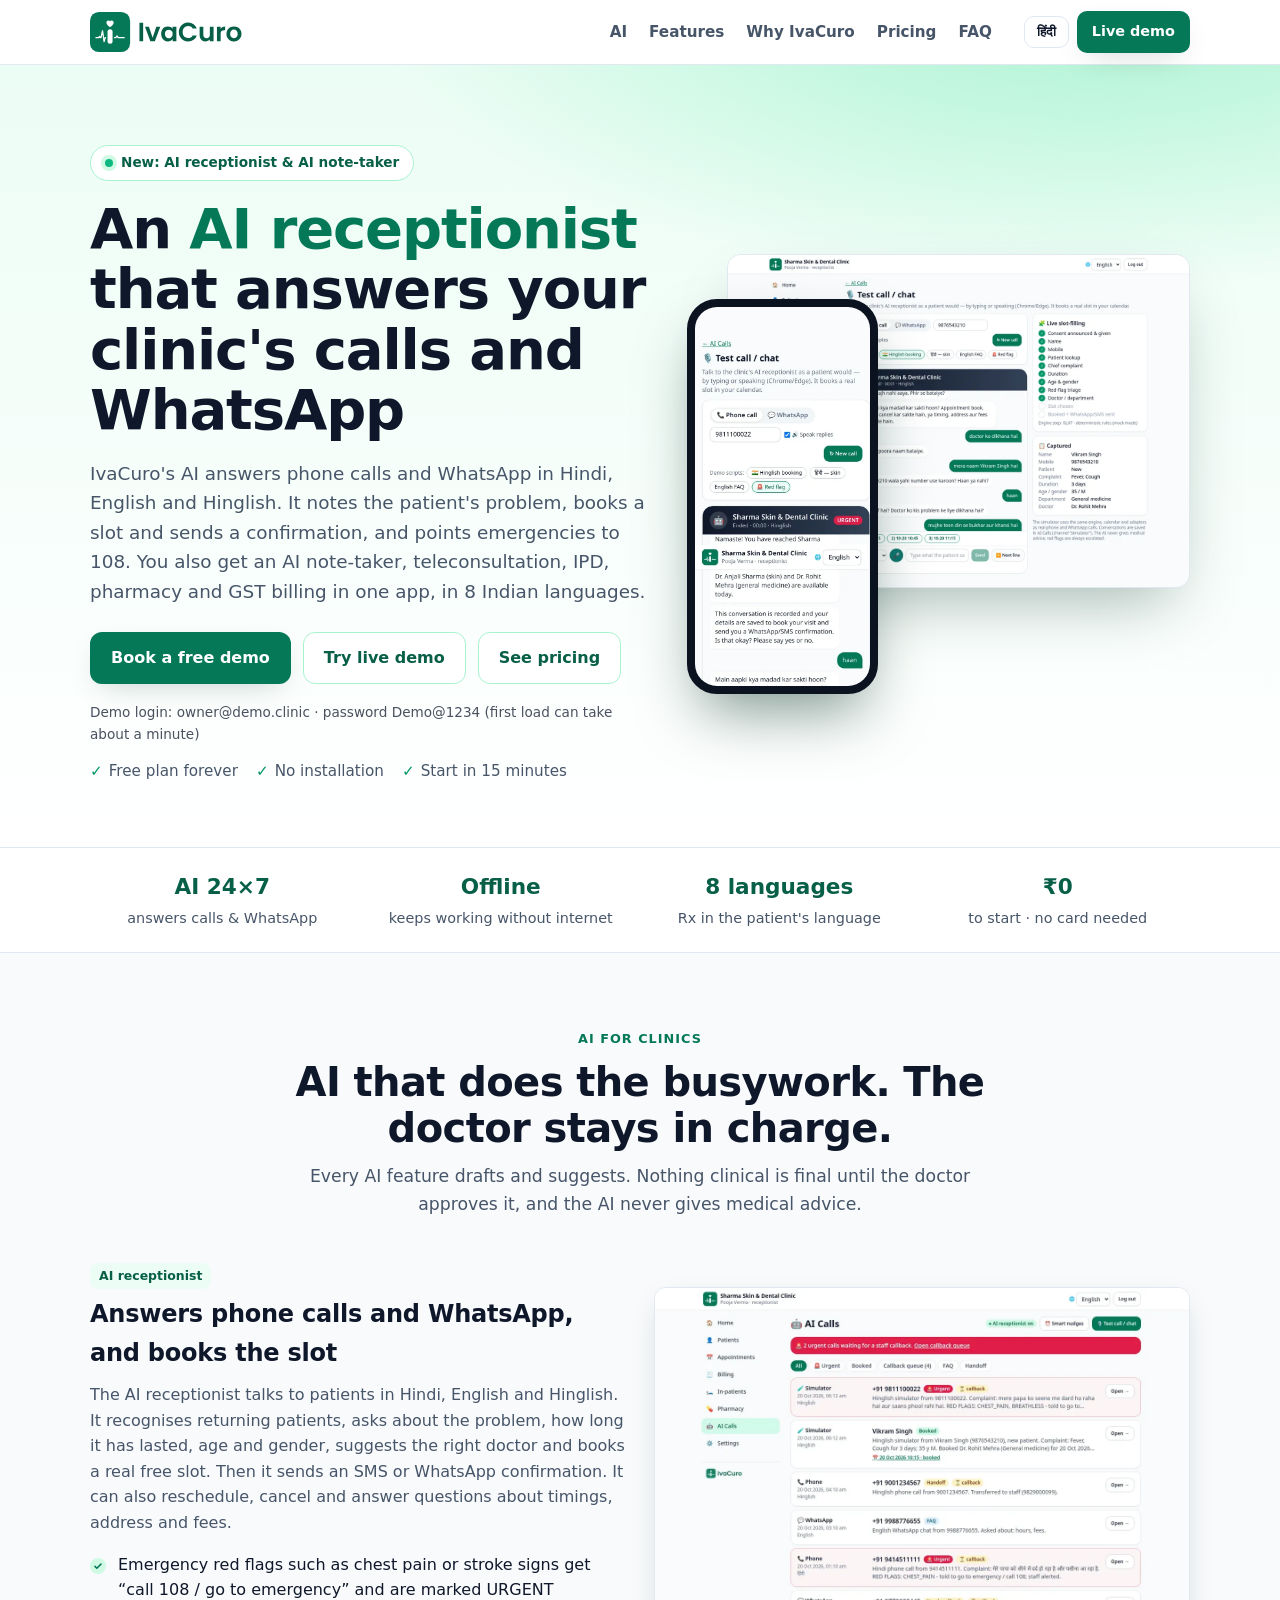
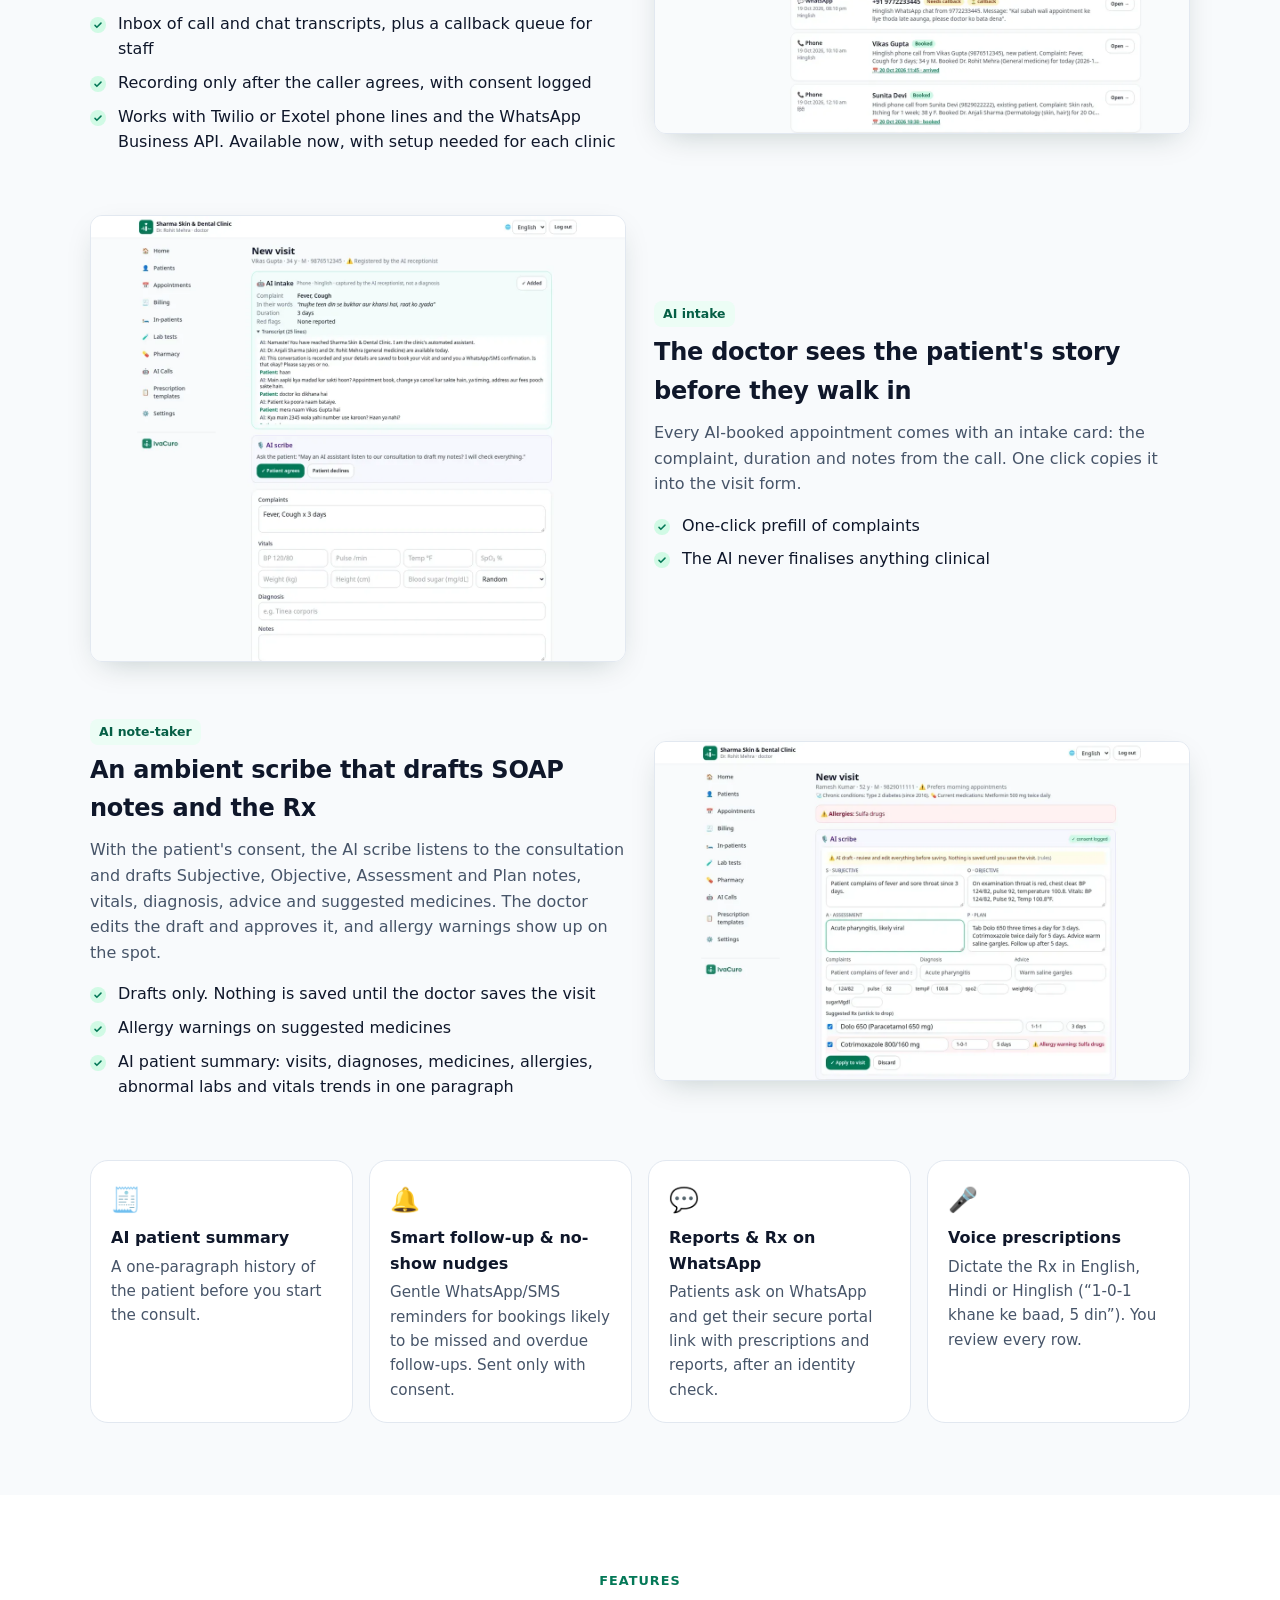
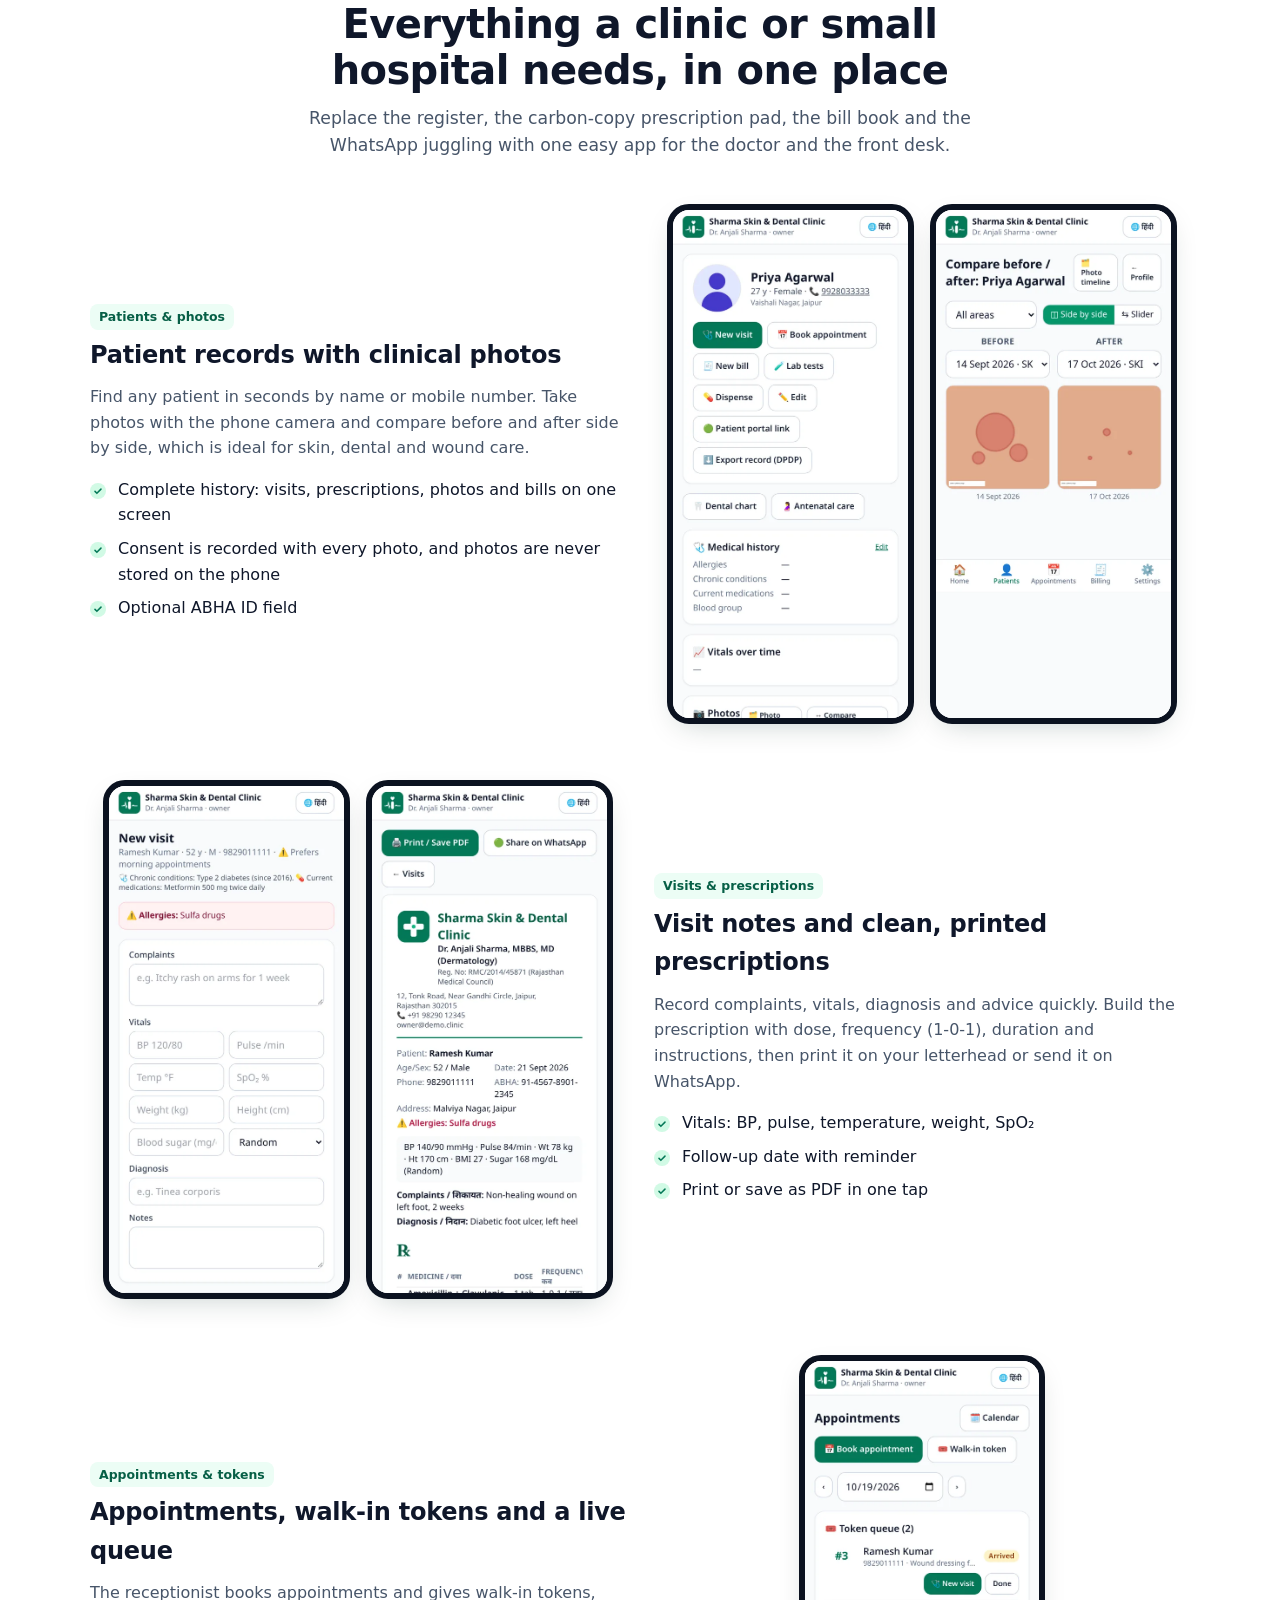
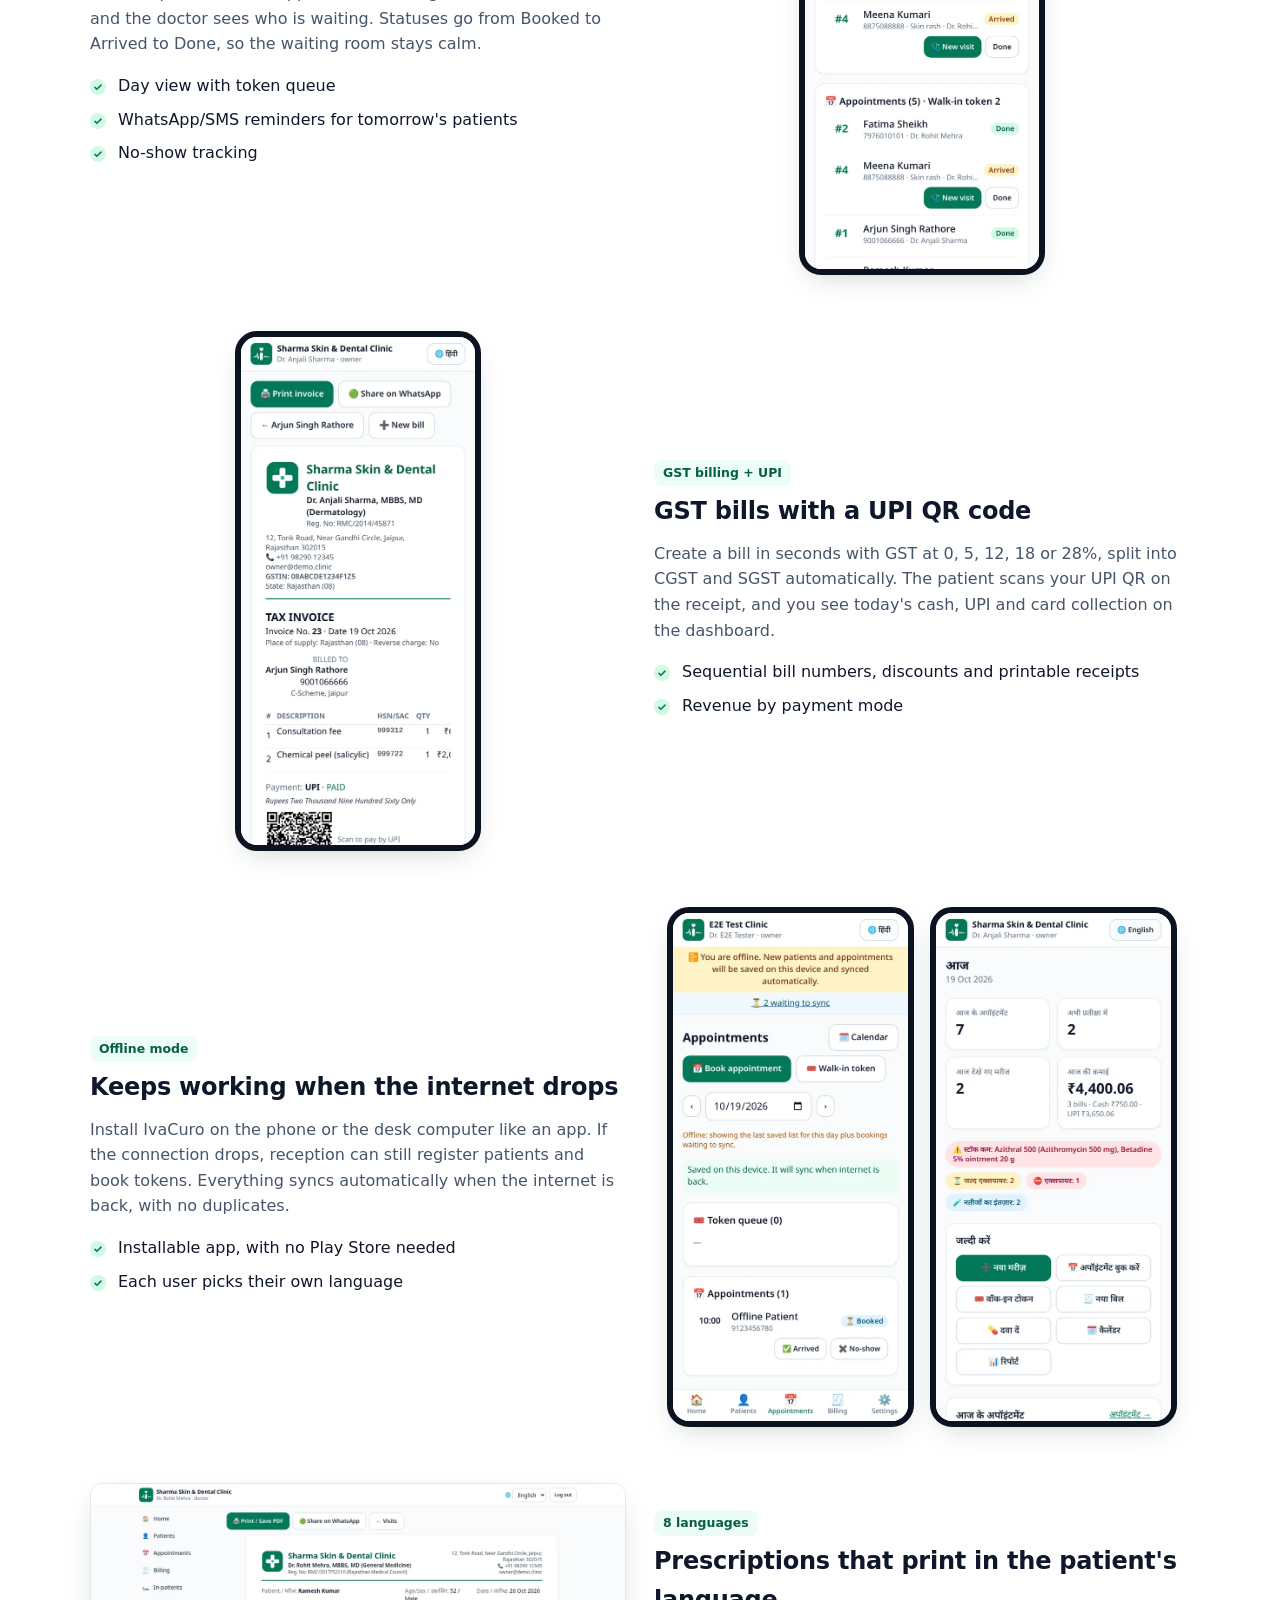
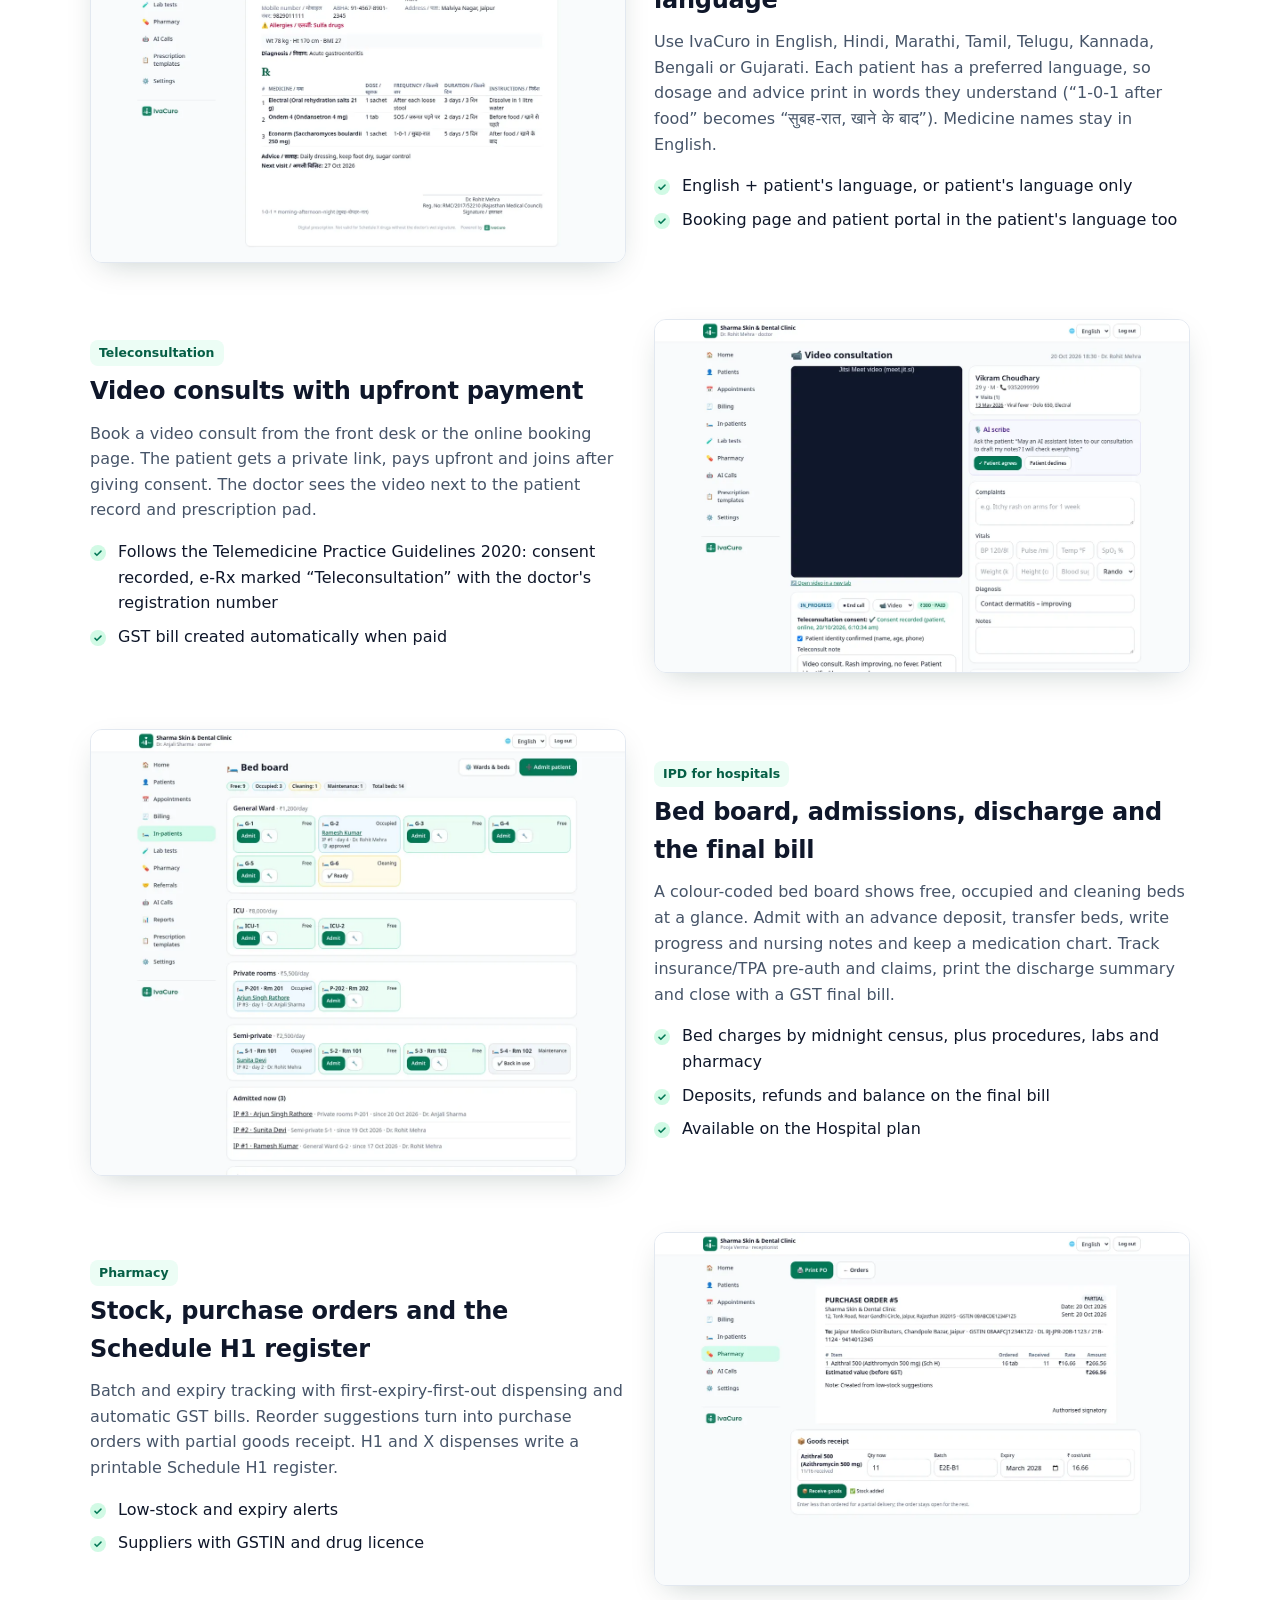
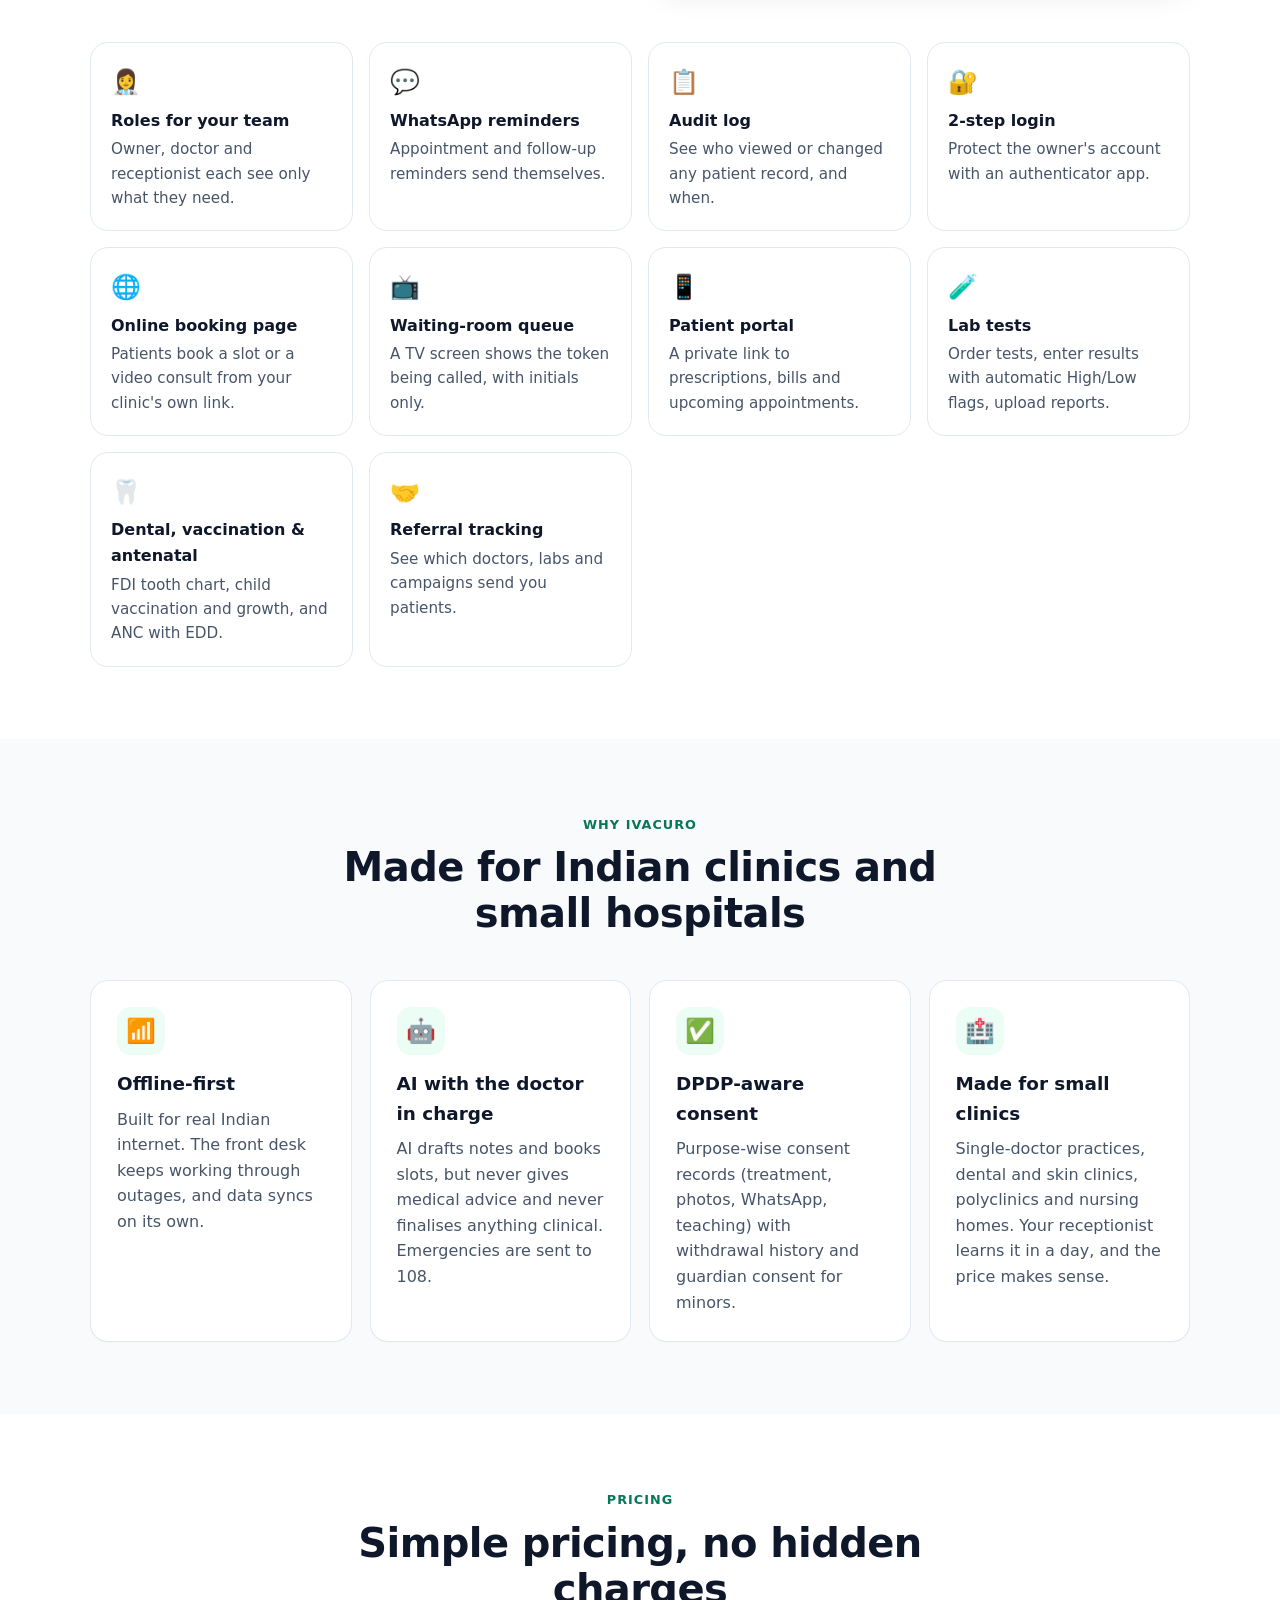
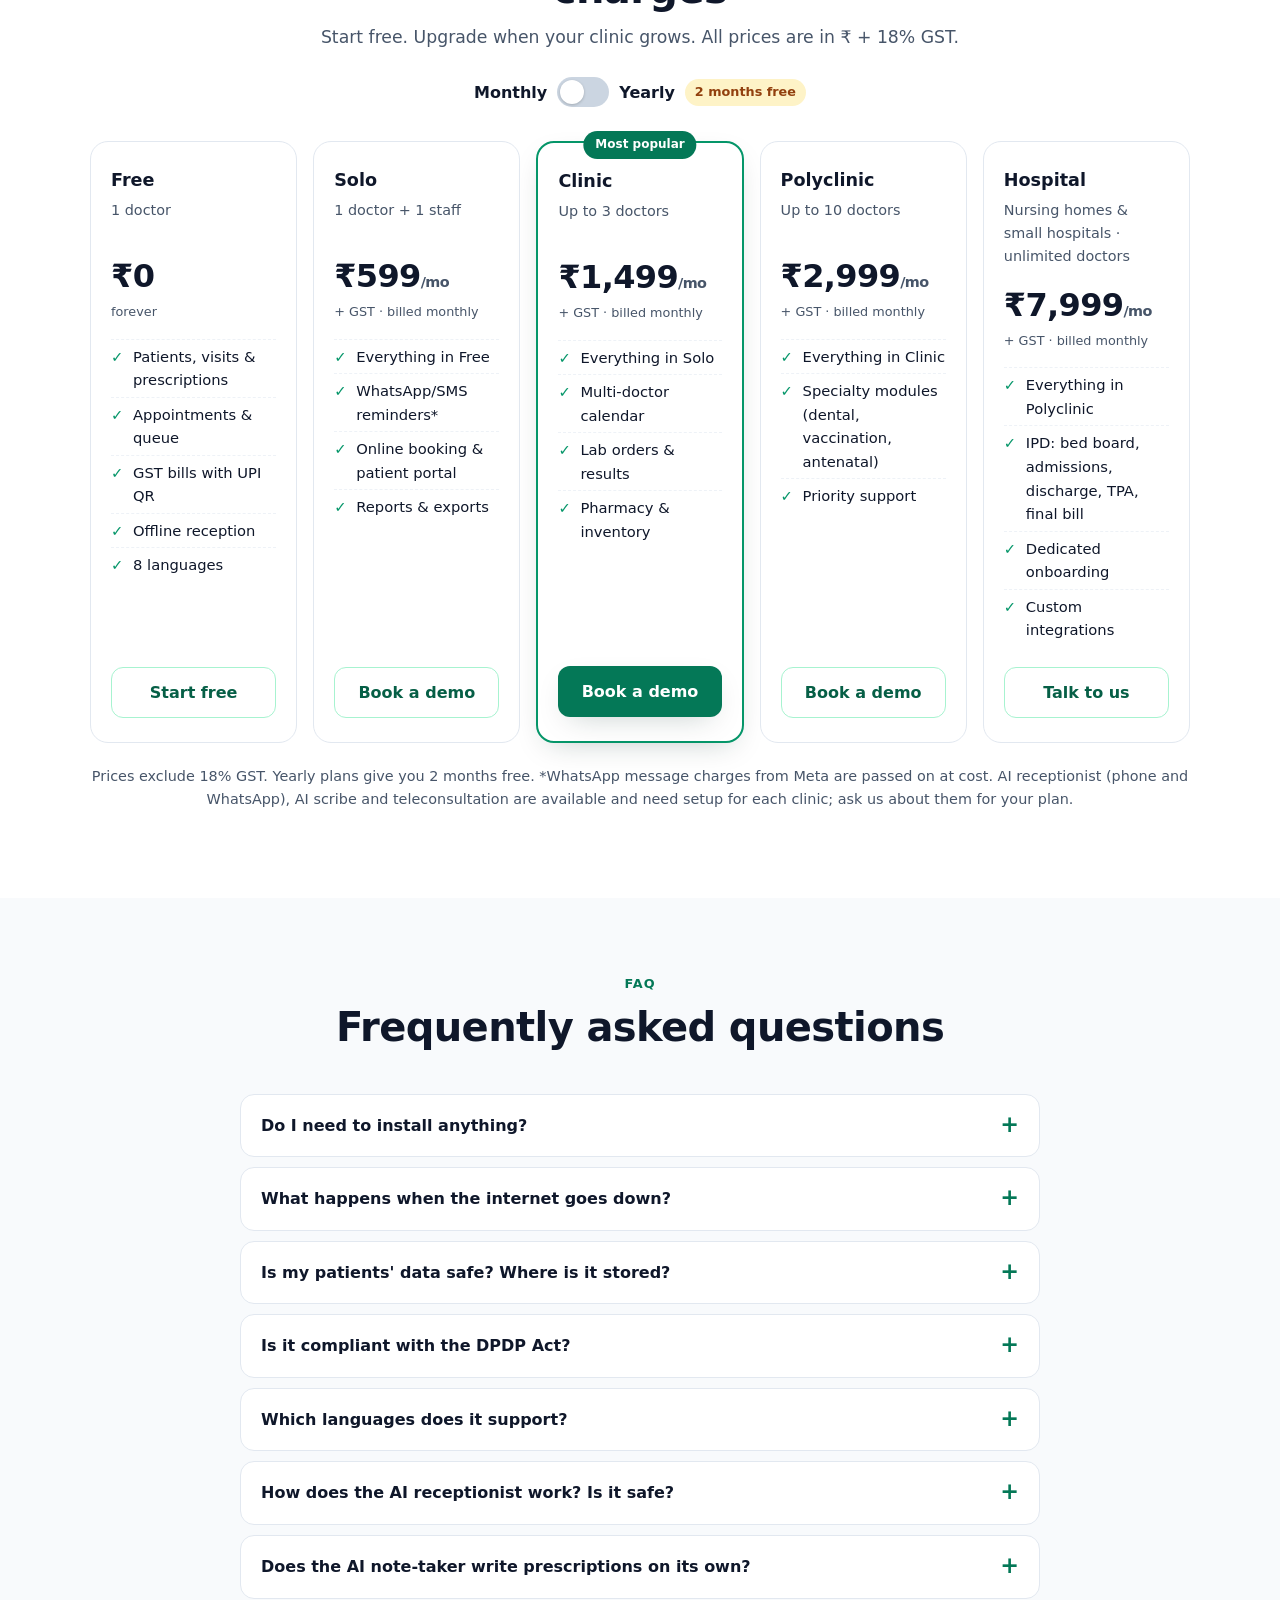
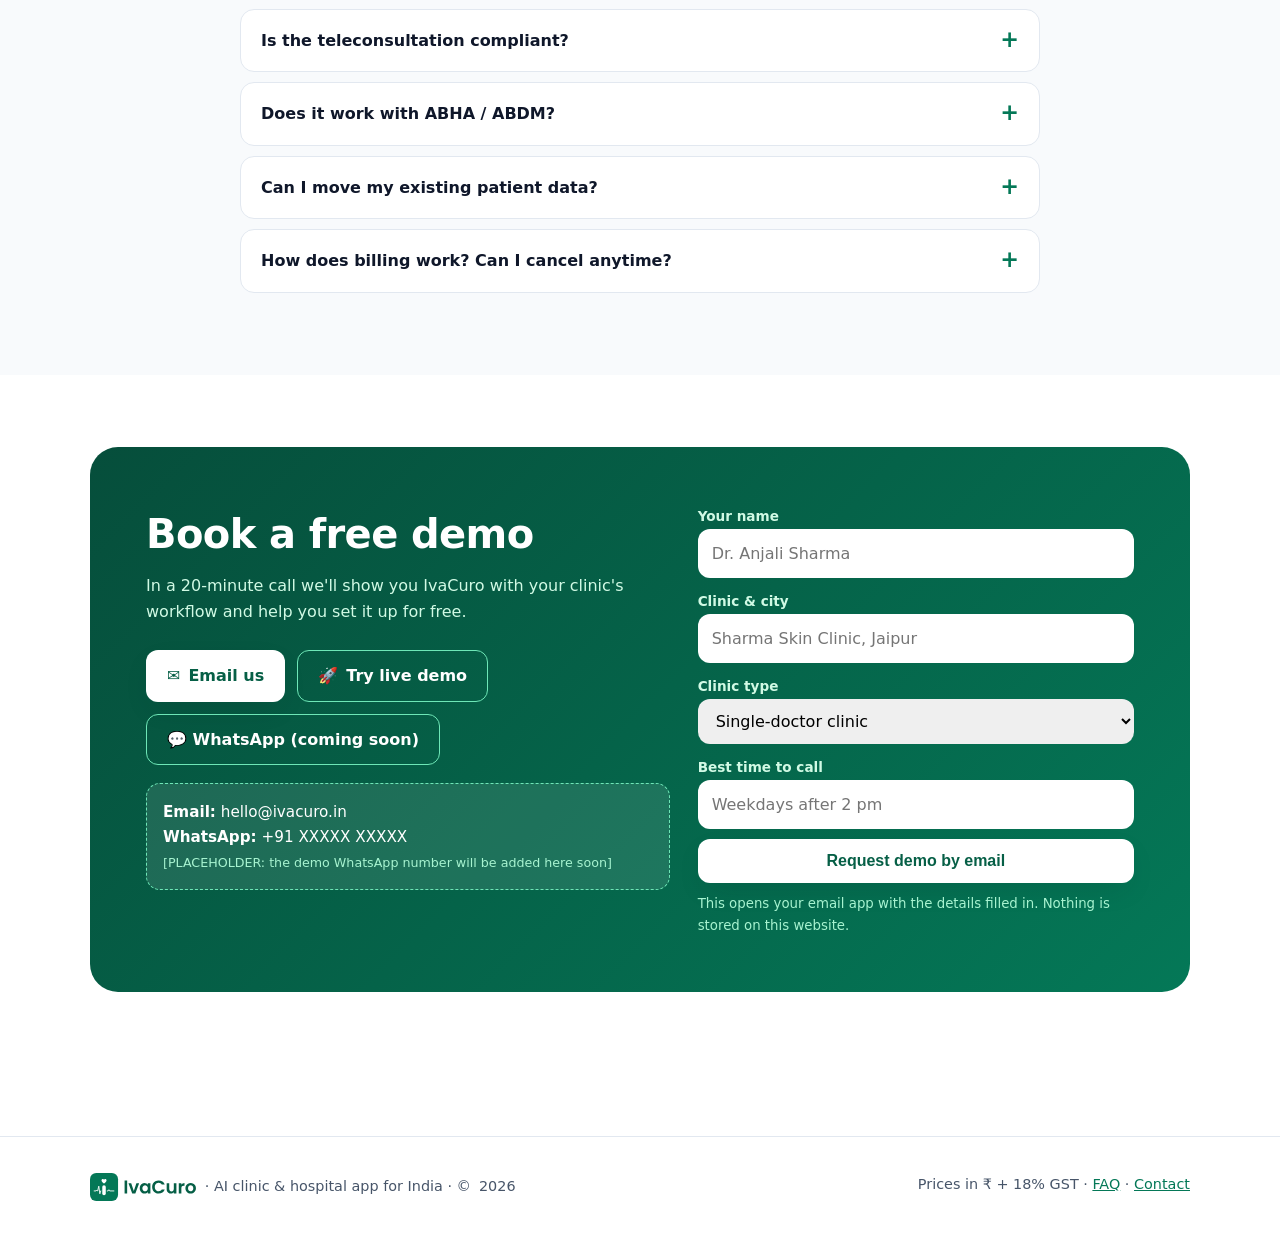
<file: index.html>
<!doctype html>
<html lang="en">
<head>
<meta charset="utf-8">
<meta name="viewport" content="width=device-width, initial-scale=1">
<title>IvaCuro – AI clinic &amp; hospital management software for India</title>
<meta name="description" content="IvaCuro: AI receptionist that answers phone calls and WhatsApp in Hindi, English and Hinglish, AI note-taker for SOAP notes, teleconsultation, IPD and GST billing. Clinic and small-hospital software for India in 8 languages. Free plan.">
<meta name="keywords" content="clinic management software India, clinic app, OPD software, prescription software, GST billing clinic, dermatology clinic software, dental clinic software, Hindi clinic app, AI receptionist for clinics, AI medical scribe, WhatsApp appointment booking, teleconsultation software, IPD hospital software, nursing home software">
<meta name="theme-color" content="#047857">
<link rel="canonical" href="https://2100preet.github.io/ivacuro-site/">
<meta property="og:type" content="website">
<meta property="og:site_name" content="IvaCuro">
<meta property="og:title" content="IvaCuro – AI receptionist, AI scribe and all-in-one clinic app for India">
<meta property="og:description" content="AI receptionist answers calls and WhatsApp in Hindi, English and Hinglish and books appointments. AI note-taker, teleconsult, IPD, pharmacy and GST billing. 8 Indian languages.">
<meta property="og:url" content="https://2100preet.github.io/ivacuro-site/">
<meta property="og:image" content="https://2100preet.github.io/ivacuro-site/assets/img/og-image.png">
<meta property="og:image:width" content="1200"><meta property="og:image:height" content="630">
<meta property="og:locale" content="en_IN"><meta property="og:locale:alternate" content="hi_IN">
<meta name="twitter:card" content="summary_large_image">
<meta name="twitter:title" content="IvaCuro – AI receptionist, AI scribe and all-in-one clinic app for India">
<meta name="twitter:description" content="AI receptionist for calls and WhatsApp, AI note-taker, teleconsult, IPD and GST billing. 8 Indian languages.">
<meta name="twitter:image" content="https://2100preet.github.io/ivacuro-site/assets/img/og-image.png">
<link rel="icon" href="favicon.ico" sizes="16x16 32x32 48x48">
<link rel="icon" href="assets/img/favicon.svg" type="image/svg+xml">
<link rel="icon" href="assets/img/favicon-32.png" sizes="32x32" type="image/png">
<link rel="apple-touch-icon" href="assets/img/apple-touch-icon.png" sizes="180x180">
<link rel="preload" as="image" href="assets/img/ai-simulator-mid-booking-desktop.webp" fetchpriority="high">
<link rel="stylesheet" href="assets/style.css">
<script type="application/ld+json">
{"@context":"https://schema.org","@type":"SoftwareApplication","name":"IvaCuro","applicationCategory":"MedicalApplication","operatingSystem":"Web, Android, iOS, Windows, macOS (installable web app)","description":"Clinic and hospital management app for India with an AI receptionist for phone and WhatsApp, AI note-taker (SOAP notes), AI patient summary, voice prescriptions, teleconsultation, IPD, pharmacy, labs, GST billing with UPI, offline mode and 8 languages.","inLanguage":["en-IN","hi-IN","mr-IN","ta-IN","te-IN","kn-IN","bn-IN","gu-IN"],"offers":[{"@type":"Offer","name":"Free","price":"0","priceCurrency":"INR"},{"@type":"Offer","name":"Solo","price":"599","priceCurrency":"INR"},{"@type":"Offer","name":"Clinic","price":"1499","priceCurrency":"INR"},{"@type":"Offer","name":"Polyclinic","price":"2999","priceCurrency":"INR"},{"@type":"Offer","name":"Hospital","price":"7999","priceCurrency":"INR"}]}
</script>
</head>
<body>
<a class="skip" href="#main">Skip to content</a>
<header class="hd">
  <div class="wrap">
    <a class="logo" href="#top" aria-label="IvaCuro home"><img src="assets/img/logo-horizontal.svg" alt="IvaCuro" width="153" height="40"></a>
    <nav class="nav" aria-label="Main">
      <a href="#ai" data-hi="AI">AI</a>
      <a href="#features" data-hi="सुविधाएँ">Features</a>
      <a href="#why" data-hi="क्यों IvaCuro">Why IvaCuro</a>
      <a href="#pricing" data-hi="कीमत">Pricing</a>
      <a href="#faq" data-hi="सवाल-जवाब">FAQ</a>
    </nav>
    <div class="hd-actions">
      <button class="lang" id="langBtn" type="button" aria-label="Switch language to Hindi">हिंदी</button>
      <a class="btn btn-p btn-s" href="https://nidaora.onrender.com/login" target="_blank" rel="noopener" data-hi="लाइव डेमो">Live demo</a>
    </div>
  </div>
</header>

<main id="main">
<section class="hero" id="top">
  <div class="wrap">
    <div>
      <span class="pill"><i></i><span data-hi="नया: AI रिसेप्शनिस्ट और AI नोट-टेकर">New: AI receptionist &amp; AI note-taker</span></span>
      <h1 data-hi-html="आपका <em>AI रिसेप्शनिस्ट</em> — कॉल और WhatsApp पर, 24×7">An <em>AI receptionist</em> that answers your clinic's calls and WhatsApp</h1>
      <p class="lead" data-hi="IvaCuro का AI हिंदी, अंग्रेज़ी और हिंग्लिश में कॉल और WhatsApp का जवाब देता है, मरीज़ की तकलीफ़ नोट करता है, स्लॉट बुक करके कन्फ़र्मेशन भेजता है और इमरजेंसी में 108 बताता है। साथ में AI नोट-टेकर, टेली-कंसल्ट, IPD, फ़ार्मेसी और GST बिलिंग — 8 भाषाओं में।">IvaCuro's AI answers phone calls and WhatsApp in Hindi, English and Hinglish. It notes the patient's problem, books a slot and sends a confirmation, and points emergencies to 108. You also get an AI note-taker, teleconsultation, IPD, pharmacy and GST billing in one app, in 8 Indian languages.</p>
      <div class="cta">
        <a class="btn btn-p" href="#demo" data-hi="फ्री डेमो बुक करें">Book a free demo</a>
        <a class="btn btn-o" href="https://nidaora.onrender.com/login" target="_blank" rel="noopener" data-hi="लाइव डेमो आज़माएँ">Try live demo</a>
        <a class="btn btn-o" href="#pricing" data-hi="कीमत देखें">See pricing</a>
      </div>
      <p class="demo-note" style="font-size:.85rem;opacity:.75;margin-top:.6rem" data-hi="डेमो लॉगिन: owner@demo.clinic · पासवर्ड Demo@1234 (पहली बार खुलने में ~1 मिनट लग सकता है)">Demo login: owner@demo.clinic · password Demo@1234 (first load can take about a minute)</p>
      <ul class="ticks">
        <li data-hi="फ्री प्लान हमेशा के लिए">Free plan forever</li>
        <li data-hi="कोई इंस्टॉलेशन नहीं">No installation</li>
        <li data-hi="15 मिनट में शुरू">Start in 15 minutes</li>
      </ul>
    </div>
    <div class="shots">
      <img class="desk" src="assets/img/ai-simulator-mid-booking-desktop.webp" width="1200" height="864" alt="IvaCuro AI receptionist chatting with a patient in Hinglish and booking an appointment slot" fetchpriority="high">
      <div class="phone"><img src="assets/img/ai-simulator-urgent-mobile.webp" width="540" height="1169" alt="AI receptionist flagging an emergency and advising the caller to call 108"></div>
    </div>
  </div>
</section>

<div class="strip"><div class="wrap">
  <div><b>AI 24×7</b><span data-hi="कॉल और WhatsApp का जवाब">answers calls &amp; WhatsApp</span></div>
  <div><b>Offline</b><span data-hi="नेट जाने पर भी चलता है">keeps working without internet</span></div>
  <div><b>8 languages</b><span data-hi="पर्चा मरीज़ की भाषा में">Rx in the patient's language</span></div>
  <div><b>₹0</b><span data-hi="से शुरू · कोई कार्ड नहीं">to start · no card needed</span></div>
</div></div>

<section class="alt" id="ai">
  <div class="wrap">
    <div class="sh">
      <span class="eyebrow">AI for clinics</span>
      <h2 data-hi="AI जो काम संभाले, फ़ैसला डॉक्टर का">AI that does the busywork. The doctor stays in charge.</h2>
      <p>Every AI feature drafts and suggests. Nothing clinical is final until the doctor approves it, and the AI never gives medical advice.</p>
    </div>
    <div class="feat">
      <article class="f">
        <div>
          <span class="tag">AI receptionist</span>
          <h3 data-hi="AI रिसेप्शनिस्ट: कॉल और WhatsApp पर बुकिंग">Answers phone calls and WhatsApp, and books the slot</h3>
          <p>The AI receptionist talks to patients in Hindi, English and Hinglish. It recognises returning patients, asks about the problem, how long it has lasted, age and gender, suggests the right doctor and books a real free slot. Then it sends an SMS or WhatsApp confirmation. It can also reschedule, cancel and answer questions about timings, address and fees.</p>
          <ul><li>Emergency red flags such as chest pain or stroke signs get &ldquo;call 108 / go to emergency&rdquo; and are marked URGENT</li><li>Inbox of call and chat transcripts, plus a callback queue for staff</li><li>Recording only after the caller agrees, with consent logged</li><li>Works with Twilio or Exotel phone lines and the WhatsApp Business API. Available now, with setup needed for each clinic</li></ul>
        </div>
        <div class="f-img">
          <img class="d" src="assets/img/ai-calls-inbox-desktop.webp" width="1200" height="1000" loading="lazy" alt="AI Calls inbox with call transcripts, urgent flags and callback queue">
        </div>
      </article>
      <article class="f">
        <div>
          <span class="tag">AI intake</span>
          <h3 data-hi="डॉक्टर को पहले से मरीज़ की जानकारी">The doctor sees the patient's story before they walk in</h3>
          <p>Every AI-booked appointment comes with an intake card: the complaint, duration and notes from the call. One click copies it into the visit form.</p>
          <ul><li>One-click prefill of complaints</li><li>The AI never finalises anything clinical</li></ul>
        </div>
        <div class="f-img">
          <img class="d" src="assets/img/ai-intake-card-desktop.webp" width="1200" height="1000" loading="lazy" alt="AI intake card on an appointment with the patient's complaint and duration">
        </div>
      </article>
      <article class="f">
        <div>
          <span class="tag">AI note-taker</span>
          <h3 data-hi="AI नोट-टेकर: SOAP नोट्स और पर्चे का ड्राफ़्ट">An ambient scribe that drafts SOAP notes and the Rx</h3>
          <p>With the patient's consent, the AI scribe listens to the consultation and drafts Subjective, Objective, Assessment and Plan notes, vitals, diagnosis, advice and suggested medicines. The doctor edits the draft and approves it, and allergy warnings show up on the spot.</p>
          <ul><li>Drafts only. Nothing is saved until the doctor saves the visit</li><li>Allergy warnings on suggested medicines</li><li>AI patient summary: visits, diagnoses, medicines, allergies, abnormal labs and vitals trends in one paragraph</li></ul>
        </div>
        <div class="f-img">
          <img class="d" src="assets/img/ai-scribe-review-desktop.webp" width="1200" height="760" loading="lazy" alt="AI scribe draft with SOAP notes and suggested prescription for the doctor to review">
        </div>
      </article>
    </div>
    <div class="grid6">
      <div class="mini"><span class="ic">🧾</span><b>AI patient summary</b><p>A one-paragraph history of the patient before you start the consult.</p></div>
      <div class="mini"><span class="ic">🔔</span><b>Smart follow-up &amp; no-show nudges</b><p>Gentle WhatsApp/SMS reminders for bookings likely to be missed and overdue follow-ups. Sent only with consent.</p></div>
      <div class="mini"><span class="ic">💬</span><b>Reports &amp; Rx on WhatsApp</b><p>Patients ask on WhatsApp and get their secure portal link with prescriptions and reports, after an identity check.</p></div>
      <div class="mini"><span class="ic">🎤</span><b>Voice prescriptions</b><p>Dictate the Rx in English, Hindi or Hinglish (&ldquo;1-0-1 khane ke baad, 5 din&rdquo;). You review every row.</p></div>
    </div>
  </div>
</section>

<section id="features">
  <div class="wrap">
    <div class="sh">
      <span class="eyebrow" data-hi="सुविधाएँ">Features</span>
      <h2 data-hi="क्लिनिक और अस्पताल चलाने के लिए जो चाहिए, सब एक जगह">Everything a clinic or small hospital needs, in one place</h2>
      <p data-hi="रजिस्टर, पर्चे की कॉपी, बिल बुक और WhatsApp ग्रुप की जगह एक आसान ऐप।">Replace the register, the carbon-copy prescription pad, the bill book and the WhatsApp juggling with one easy app for the doctor and the front desk.</p>
    </div>

    <div class="feat">
      <article class="f">
        <div>
          <span class="tag">Patients & photos</span>
          <h3 data-hi="मरीज़ों का रिकॉर्ड और क्लिनिकल फोटो">Patient records with clinical photos</h3>
          <p>Find any patient in seconds by name or mobile number. Take photos with the phone camera and compare before and after side by side, which is ideal for skin, dental and wound care.</p>
          <ul>
            <li>Complete history: visits, prescriptions, photos and bills on one screen</li>
            <li>Consent is recorded with every photo, and photos are never stored on the phone</li>
            <li>Optional ABHA ID field</li>
          </ul>
        </div>
        <div class="f-img">
          <img class="m" src="assets/img/patient-profile-photos-mobile.webp" width="540" height="1169" loading="lazy" alt="Patient profile with visits and clinical photos">
          <img class="m" src="assets/img/photo-compare-mobile.webp" width="540" height="1169" loading="lazy" alt="Before and after photo comparison">
        </div>
      </article>

      <article class="f">
        <div>
          <span class="tag">Visits & prescriptions</span>
          <h3 data-hi="विज़िट नोट्स और साफ़-सुथरे पर्चे">Visit notes and clean, printed prescriptions</h3>
          <p>Record complaints, vitals, diagnosis and advice quickly. Build the prescription with dose, frequency (1-0-1), duration and instructions, then print it on your letterhead or send it on WhatsApp.</p>
          <ul>
            <li>Vitals: BP, pulse, temperature, weight, SpO₂</li>
            <li>Follow-up date with reminder</li>
            <li>Print or save as PDF in one tap</li>
          </ul>
        </div>
        <div class="f-img">
          <img class="m" src="assets/img/visit-form-mobile.webp" width="540" height="1169" loading="lazy" alt="Visit form with vitals and prescription builder">
          <img class="m" src="assets/img/prescription-print-mobile.webp" width="540" height="1169" loading="lazy" alt="Printed prescription on clinic letterhead">
        </div>
      </article>

      <article class="f">
        <div>
          <span class="tag">Appointments & tokens</span>
          <h3 data-hi="अपॉइंटमेंट, वॉक-इन टोकन और कतार">Appointments, walk-in tokens and a live queue</h3>
          <p>The receptionist books appointments and gives walk-in tokens, and the doctor sees who is waiting. Statuses go from Booked to Arrived to Done, so the waiting room stays calm.</p>
          <ul>
            <li>Day view with token queue</li>
            <li>WhatsApp/SMS reminders for tomorrow's patients</li>
            <li>No-show tracking</li>
          </ul>
        </div>
        <div class="f-img">
          <img class="m" src="assets/img/appointments-mobile.webp" width="540" height="1169" loading="lazy" alt="Appointments day view with token queue">
        </div>
      </article>

      <article class="f">
        <div>
          <span class="tag">GST billing + UPI</span>
          <h3 data-hi="UPI QR के साथ GST बिल">GST bills with a UPI QR code</h3>
          <p>Create a bill in seconds with GST at 0, 5, 12, 18 or 28%, split into CGST and SGST automatically. The patient scans your UPI QR on the receipt, and you see today's cash, UPI and card collection on the dashboard.</p>
          <ul>
            <li>Sequential bill numbers, discounts and printable receipts</li>
            <li>Revenue by payment mode</li>
          </ul>
        </div>
        <div class="f-img">
          <img class="m" src="assets/img/bill-receipt-mobile.webp" width="540" height="1169" loading="lazy" alt="GST bill receipt with UPI QR code">
        </div>
      </article>

      <article class="f">
        <div>
          <span class="tag">Offline mode</span>
          <h3 data-hi="नेट जाए तो भी काम चलता रहे">Keeps working when the internet drops</h3>
          <p>Install IvaCuro on the phone or the desk computer like an app. If the connection drops, reception can still register patients and book tokens. Everything syncs automatically when the internet is back, with no duplicates.</p>
          <ul>
            <li>Installable app, with no Play Store needed</li>
            <li>Each user picks their own language</li>
          </ul>
        </div>
        <div class="f-img">
          <img class="m" src="assets/img/offline-queue-mobile.webp" width="540" height="1169" loading="lazy" alt="Offline mode with patients waiting to sync">
          <img class="m" src="assets/img/dashboard-hindi-mobile.webp" width="540" height="1169" loading="lazy" alt="IvaCuro dashboard in Hindi">
        </div>
      </article>
      <article class="f">
        <div>
          <span class="tag">8 languages</span>
          <h3 data-hi="पर्चा मरीज़ की भाषा में">Prescriptions that print in the patient's language</h3>
          <p>Use IvaCuro in English, Hindi, Marathi, Tamil, Telugu, Kannada, Bengali or Gujarati. Each patient has a preferred language, so dosage and advice print in words they understand (&ldquo;1-0-1 after food&rdquo; becomes &ldquo;सुबह-रात, खाने के बाद&rdquo;). Medicine names stay in English.</p>
          <ul><li>English + patient's language, or patient's language only</li><li>Booking page and patient portal in the patient's language too</li></ul>
        </div>
        <div class="f-img">
          <img class="d" src="assets/img/prescription-hindi-desktop.webp" width="1200" height="851" loading="lazy" alt="Prescription printed with Hindi dosage instructions">
        </div>
      </article>
      <article class="f">
        <div>
          <span class="tag">Teleconsultation</span>
          <h3 data-hi="वीडियो कंसल्ट, पहले भुगतान">Video consults with upfront payment</h3>
          <p>Book a video consult from the front desk or the online booking page. The patient gets a private link, pays upfront and joins after giving consent. The doctor sees the video next to the patient record and prescription pad.</p>
          <ul><li>Follows the Telemedicine Practice Guidelines 2020: consent recorded, e-Rx marked &ldquo;Teleconsultation&rdquo; with the doctor's registration number</li><li>GST bill created automatically when paid</li></ul>
        </div>
        <div class="f-img">
          <img class="d" src="assets/img/teleconsult-doctor-desktop.webp" width="1200" height="791" loading="lazy" alt="Doctor's teleconsultation screen with video next to the patient record">
        </div>
      </article>
      <article class="f">
        <div>
          <span class="tag">IPD for hospitals</span>
          <h3 data-hi="IPD: बेड, भर्ती, डिस्चार्ज और फ़ाइनल बिल">Bed board, admissions, discharge and the final bill</h3>
          <p>A colour-coded bed board shows free, occupied and cleaning beds at a glance. Admit with an advance deposit, transfer beds, write progress and nursing notes and keep a medication chart. Track insurance/TPA pre-auth and claims, print the discharge summary and close with a GST final bill.</p>
          <ul><li>Bed charges by midnight census, plus procedures, labs and pharmacy</li><li>Deposits, refunds and balance on the final bill</li><li>Available on the Hospital plan</li></ul>
        </div>
        <div class="f-img">
          <img class="d" src="assets/img/ipd-bed-board-desktop.webp" width="1200" height="1000" loading="lazy" alt="IPD bed board with free, occupied and cleaning beds by ward">
        </div>
      </article>
      <article class="f">
        <div>
          <span class="tag">Pharmacy</span>
          <h3 data-hi="फ़ार्मेसी: स्टॉक, परचेज़ ऑर्डर, H1 रजिस्टर">Stock, purchase orders and the Schedule H1 register</h3>
          <p>Batch and expiry tracking with first-expiry-first-out dispensing and automatic GST bills. Reorder suggestions turn into purchase orders with partial goods receipt. H1 and X dispenses write a printable Schedule H1 register.</p>
          <ul><li>Low-stock and expiry alerts</li><li>Suppliers with GSTIN and drug licence</li></ul>
        </div>
        <div class="f-img">
          <img class="d" src="assets/img/purchase-order-desktop.webp" width="1200" height="791" loading="lazy" alt="Pharmacy purchase order with goods receipt">
        </div>
      </article>
    </div>

    <div class="grid6">
      <div class="mini"><span class="ic">👩‍⚕️</span><b>Roles for your team</b><p>Owner, doctor and receptionist each see only what they need.</p></div>
      <div class="mini"><span class="ic">💬</span><b>WhatsApp reminders</b><p>Appointment and follow-up reminders send themselves.</p></div>
      <div class="mini"><span class="ic">📋</span><b>Audit log</b><p>See who viewed or changed any patient record, and when.</p></div>
      <div class="mini"><span class="ic">🔐</span><b>2-step login</b><p>Protect the owner's account with an authenticator app.</p></div>
      <div class="mini"><span class="ic">🌐</span><b>Online booking page</b><p>Patients book a slot or a video consult from your clinic's own link.</p></div>
      <div class="mini"><span class="ic">📺</span><b>Waiting-room queue</b><p>A TV screen shows the token being called, with initials only.</p></div>
      <div class="mini"><span class="ic">📱</span><b>Patient portal</b><p>A private link to prescriptions, bills and upcoming appointments.</p></div>
      <div class="mini"><span class="ic">🧪</span><b>Lab tests</b><p>Order tests, enter results with automatic High/Low flags, upload reports.</p></div>
      <div class="mini"><span class="ic">🦷</span><b>Dental, vaccination &amp; antenatal</b><p>FDI tooth chart, child vaccination and growth, and ANC with EDD.</p></div>
      <div class="mini"><span class="ic">🤝</span><b>Referral tracking</b><p>See which doctors, labs and campaigns send you patients.</p></div>
    </div>
  </div>
</section>

<section class="alt" id="why">
  <div class="wrap">
    <div class="sh">
      <span class="eyebrow" data-hi="क्यों IvaCuro">Why IvaCuro</span>
      <h2 data-hi="भारतीय क्लीनिक और छोटे अस्पतालों के लिए बना">Made for Indian clinics and small hospitals</h2>
    </div>
    <div class="why">
      <div class="card"><div class="ic">📶</div><h3 data-hi="ऑफ़लाइन-फ़र्स्ट">Offline-first</h3><p>Built for real Indian internet. The front desk keeps working through outages, and data syncs on its own.</p></div>
      <div class="card"><div class="ic">🤖</div><h3 data-hi="AI, पर फ़ैसला डॉक्टर का">AI with the doctor in charge</h3><p>AI drafts notes and books slots, but never gives medical advice and never finalises anything clinical. Emergencies are sent to 108.</p></div>
      <div class="card"><div class="ic">✅</div><h3 data-hi="DPDP के अनुसार सहमति">DPDP-aware consent</h3><p>Purpose-wise consent records (treatment, photos, WhatsApp, teaching) with withdrawal history and guardian consent for minors.</p></div>
      <div class="card"><div class="ic">🏥</div><h3 data-hi="छोटे क्लीनिक के लिए">Made for small clinics</h3><p>Single-doctor practices, dental and skin clinics, polyclinics and nursing homes. Your receptionist learns it in a day, and the price makes sense.</p></div>
    </div>
  </div>
</section>

<section id="pricing">
  <div class="wrap">
    <div class="sh">
      <span class="eyebrow" data-hi="कीमत">Pricing</span>
      <h2 data-hi="सीधी-सादी कीमत, कोई छुपा चार्ज नहीं">Simple pricing, no hidden charges</h2>
      <p>Start free. Upgrade when your clinic grows. All prices are in ₹ + 18% GST.</p>
    </div>
    <div class="toggle">
      <span id="lblM">Monthly</span>
      <button class="sw" id="billSw" role="switch" aria-checked="false" aria-labelledby="lblY"></button>
      <span id="lblY">Yearly</span><span class="save">2 months free</span>
    </div>
    <div class="plans">
      <div class="plan"><h3>Free</h3><div class="who">1 doctor</div>
        <div class="price">₹0</div><div class="gst">forever</div>
        <ul><li>Patients, visits &amp; prescriptions</li><li>Appointments &amp; queue</li><li>GST bills with UPI QR</li><li>Offline reception</li><li>8 languages</li></ul>
        <a class="btn btn-o" href="#demo">Start free</a></div>
      <div class="plan"><h3>Solo</h3><div class="who">1 doctor + 1 staff</div>
        <div class="price" data-m="599" data-y="5990">₹599<small>/mo</small></div><div class="gst" data-mtxt="+ GST · billed monthly" data-ytxt="+ GST · ₹5,990 billed yearly">+ GST · billed monthly</div>
        <ul><li>Everything in Free</li><li>WhatsApp/SMS reminders*</li><li>Online booking &amp; patient portal</li><li>Reports &amp; exports</li></ul>
        <a class="btn btn-o" href="#demo">Book a demo</a></div>
      <div class="plan hot"><span class="badge">Most popular</span><h3>Clinic</h3><div class="who">Up to 3 doctors</div>
        <div class="price" data-m="1499" data-y="14990">₹1,499<small>/mo</small></div><div class="gst" data-mtxt="+ GST · billed monthly" data-ytxt="+ GST · ₹14,990 billed yearly">+ GST · billed monthly</div>
        <ul><li>Everything in Solo</li><li>Multi-doctor calendar</li><li>Lab orders &amp; results</li><li>Pharmacy &amp; inventory</li></ul>
        <a class="btn btn-p" href="#demo">Book a demo</a></div>
      <div class="plan"><h3>Polyclinic</h3><div class="who">Up to 10 doctors</div>
        <div class="price" data-m="2999" data-y="29990">₹2,999<small>/mo</small></div><div class="gst" data-mtxt="+ GST · billed monthly" data-ytxt="+ GST · ₹29,990 billed yearly">+ GST · billed monthly</div>
        <ul><li>Everything in Clinic</li><li>Specialty modules (dental, vaccination, antenatal)</li><li>Priority support</li></ul>
        <a class="btn btn-o" href="#demo">Book a demo</a></div>
      <div class="plan"><h3>Hospital</h3><div class="who">Nursing homes &amp; small hospitals · unlimited doctors</div>
        <div class="price" data-m="7999" data-y="79990">₹7,999<small>/mo</small></div><div class="gst" data-mtxt="+ GST · billed monthly" data-ytxt="+ GST · ₹79,990 billed yearly">+ GST · billed monthly</div>
        <ul><li>Everything in Polyclinic</li><li>IPD: bed board, admissions, discharge, TPA, final bill</li><li>Dedicated onboarding</li><li>Custom integrations</li></ul>
        <a class="btn btn-o" href="#demo">Talk to us</a></div>
    </div>
    <p class="note">Prices exclude 18% GST. Yearly plans give you 2 months free. *WhatsApp message charges from Meta are passed on at cost. AI receptionist (phone and WhatsApp), AI scribe and teleconsultation are available and need setup for each clinic; ask us about them for your plan.</p>
  </div>
</section>

<section class="alt" id="faq">
  <div class="wrap">
    <div class="sh"><span class="eyebrow" data-hi="सवाल-जवाब">FAQ</span><h2 data-hi="अक्सर पूछे जाने वाले सवाल">Frequently asked questions</h2></div>
    <div class="faq">
      <details><summary>Do I need to install anything?</summary><p>No. IvaCuro runs in the browser on any phone, tablet or computer. You can also "install" it to the home screen so it opens like an app, with no Play Store needed.</p></details>
      <details><summary>What happens when the internet goes down?</summary><p>Reception keeps working. New patients, appointments, tokens and status changes are saved on the device and sync automatically when the connection returns. Photo uploads, prescriptions and bills need internet.</p></details>
      <details><summary>Is my patients' data safe? Where is it stored?</summary><p>Each clinic's data is kept completely separate and protected by role-based access, an audit log and optional 2-step login. Photos are only shown to logged-in staff of your clinic. Even IvaCuro's platform admins cannot open patient records or photos.</p></details>
      <details><summary>Is it compliant with the DPDP Act?</summary><p>IvaCuro records patient consent purpose by purpose (treatment, photos, WhatsApp reminders, teaching, publicity), keeps the withdrawal history, supports guardian consent for minors and logs every access. These are the building blocks the DPDP Act expects. As the data fiduciary, your clinic remains responsible for how it uses the data.</p></details>
      <details><summary>Which languages does it support?</summary><p>IvaCuro works in English, Hindi, Marathi, Tamil, Telugu, Kannada, Bengali and Gujarati. Each user picks their own language, and each patient's prescription can print in their language. Hindi covers every screen; the other languages cover the most-used screens.</p></details>
      <details><summary>How does the AI receptionist work? Is it safe?</summary><p>It answers phone calls and WhatsApp messages in Hindi, English and Hinglish, takes the patient's problem, books a free slot and sends a confirmation. It never gives medical advice: red-flag symptoms get &ldquo;call 108 / go to emergency&rdquo; and go to the top of the callback queue. Calls are recorded only after the caller agrees. It is available now and needs a phone line (Twilio or Exotel) and WhatsApp Business setup for each clinic, which we help with.</p></details>
      <details><summary>Does the AI note-taker write prescriptions on its own?</summary><p>No. The AI scribe only drafts SOAP notes and suggested medicines after the patient consents. The doctor edits and approves everything, and nothing is saved until the doctor saves the visit.</p></details>
      <details><summary>Is the teleconsultation compliant?</summary><p>IvaCuro follows the Telemedicine Practice Guidelines 2020: the patient's consent is recorded, the visit is marked as a teleconsultation, and the e-prescription carries the doctor's registration number. The doctor still decides whether a teleconsult is suitable.</p></details>
      <details><summary>Does it work with ABHA / ABDM?</summary><p>You can store a patient's ABHA number today. Full ABDM integration (ABHA creation and linking health records) is on our roadmap.</p></details>
      <details><summary>Can I move my existing patient data?</summary><p>Yes. On paid plans we help import your patient list from Excel or another software. Polyclinic and Hospital plans include help with data migration.</p></details>
      <details><summary>How does billing work? Can I cancel anytime?</summary><p>Pay monthly or yearly (2 months free) by UPI, card or net-banking. You get a GST invoice. Cancel anytime: you keep read access, and you can export your data.</p></details>
    </div>
  </div>
</section>

<section id="demo">
  <div class="wrap">
    <div class="contact">
      <div>
        <h2 data-hi="फ्री डेमो बुक करें">Book a free demo</h2>
        <p data-hi="20 मिनट की कॉल में हम आपके क्लिनिक के हिसाब से IvaCuro दिखाएँगे और सेटअप में मदद करेंगे।">In a 20-minute call we'll show you IvaCuro with your clinic's workflow and help you set it up for free.</p>
        <div class="cta">
          <a class="btn btn-p" id="mailBtn" href="mailto:hello@ivacuro.in?subject=IvaCuro%20demo%20request">✉️ <span data-hi="ईमेल करें">Email us</span></a>
          <a class="btn btn-o" href="https://nidaora.onrender.com/login" target="_blank" rel="noopener">🚀 <span data-hi="लाइव डेमो आज़माएँ">Try live demo</span></a>
          <span class="btn btn-o" aria-disabled="true" title="WhatsApp number coming soon">💬 WhatsApp (coming soon)</span>
        </div>
        <div class="ph">
          <b>Email:</b> hello@ivacuro.in<br>
          <b>WhatsApp:</b> +91 XXXXX XXXXX
          <small>[PLACEHOLDER: the demo WhatsApp number will be added here soon]</small>
        </div>
      </div>
      <form class="demo" id="demoForm" aria-label="Demo request">
        <div><label for="fn">Your name</label><input id="fn" name="name" required autocomplete="name" placeholder="Dr. Anjali Sharma"></div>
        <div><label for="fc">Clinic &amp; city</label><input id="fc" name="clinic" required placeholder="Sharma Skin Clinic, Jaipur"></div>
        <div><label for="fs">Clinic type</label><select id="fs" name="type"><option>Single-doctor clinic</option><option>Dental clinic</option><option>Skin / cosmetic clinic</option><option>Polyclinic</option><option>Nursing home / small hospital</option><option>Other</option></select></div>
        <div><label for="ft">Best time to call</label><input id="ft" name="time" placeholder="Weekdays after 2 pm"></div>
        <button class="btn btn-p" type="submit">Request demo by email</button>
        <small style="color:#a7f3d0">This opens your email app with the details filled in. Nothing is stored on this website.</small>
      </form>
    </div>
  </div>
</section>
</main>

<footer>
  <div class="wrap">
    <div class="ft-brand"><img src="assets/img/logo-horizontal.svg" alt="IvaCuro" width="107" height="28"> · AI clinic &amp; hospital app for India · © <span id="yr">2026</span></div>
    <div>Prices in ₹ + 18% GST · <a href="#faq">FAQ</a> · <a href="#demo">Contact</a></div>
  </div>
</footer>
<script src="assets/site.js" defer></script>
</body>
</html>
</file>
<file: assets/style.css>
:root{--g9:#064e3b;--g8:#065f46;--g7:#047857;--g6:#059669;--g5:#10b981;--g1:#d1fae5;--g0:#ecfdf5;--ink:#0f172a;--mut:#475569;--line:#e2e8f0;--bg:#f8fafc;--amber:#f59e0b;--r:18px;--sh:0 10px 30px -12px rgba(2,44,34,.25)}
*{box-sizing:border-box}html{scroll-behavior:smooth}
body{margin:0;font:16px/1.6 system-ui,-apple-system,"Segoe UI",Roboto,"Noto Sans","Noto Sans Devanagari",sans-serif;color:var(--ink);background:#fff;-webkit-font-smoothing:antialiased}
img{max-width:100%;height:auto;display:block}a{color:var(--g7)}
.wrap{max-width:1140px;margin:0 auto;padding:0 20px}
.skip{position:absolute;left:-999px}.skip:focus{left:12px;top:12px;background:#fff;padding:8px 12px;z-index:99}
/* header */
.hd{position:sticky;top:0;z-index:50;background:rgba(255,255,255,.92);backdrop-filter:saturate(1.4) blur(10px);border-bottom:1px solid var(--line)}
.hd .wrap{display:flex;align-items:center;gap:16px;height:64px}
.logo{display:flex;align-items:center;gap:10px;font-weight:800;font-size:1.25rem;color:var(--ink);text-decoration:none}
.logo img{height:40px;width:auto;display:block}
.ft-brand{display:flex;align-items:center;gap:8px;flex-wrap:wrap}.ft-brand img{height:28px;width:auto;display:block}
.nav{display:none;gap:22px;margin-left:auto}.nav a{color:var(--mut);text-decoration:none;font-weight:600;font-size:.95rem}.nav a:hover{color:var(--g7)}
.hd-actions{display:flex;gap:8px;margin-left:auto;align-items:center}
@media(min-width:900px){.nav{display:flex}.hd-actions{margin-left:16px}}
.btn{display:inline-flex;align-items:center;justify-content:center;gap:8px;border-radius:12px;padding:12px 20px;font-weight:700;text-decoration:none;border:1px solid transparent;cursor:pointer;font-size:1rem;transition:transform .15s,box-shadow .15s,background .15s}
.btn:hover{transform:translateY(-1px)}
.btn-p{background:var(--g7);color:#fff;box-shadow:var(--sh)}.btn-p:hover{background:var(--g8)}
.btn-o{background:#fff;color:var(--g8);border-color:#a7f3d0}.btn-o:hover{background:var(--g0)}
.btn-s{padding:8px 14px;font-size:.9rem;border-radius:10px}
.lang{background:#fff;border:1px solid var(--line);border-radius:10px;padding:7px 12px;font-weight:700;cursor:pointer;color:var(--ink)}
/* hero */
.hero{background:radial-gradient(1200px 500px at 85% -10%,#a7f3d0 0,transparent 60%),linear-gradient(180deg,var(--g0),#fff);padding:56px 0 40px;overflow:hidden}
.hero .wrap{display:grid;gap:40px;align-items:center}
@media(min-width:960px){.hero .wrap{grid-template-columns:1.05fr .95fr}.hero{padding:80px 0 64px}}
.pill{display:inline-flex;gap:8px;align-items:center;background:#fff;border:1px solid #a7f3d0;color:var(--g8);border-radius:999px;padding:6px 14px;font-weight:700;font-size:.85rem}
.pill i{width:8px;height:8px;border-radius:50%;background:var(--g5);box-shadow:0 0 0 4px #d1fae5}
h1{font-size:clamp(2.1rem,5.2vw,3.5rem);line-height:1.08;letter-spacing:-.02em;margin:18px 0 16px}
h1 em{font-style:normal;color:var(--g7)}
.lead{font-size:1.15rem;color:var(--mut);max-width:38em}
.cta{display:flex;flex-wrap:wrap;gap:12px;margin:26px 0 18px}
.ticks{display:flex;flex-wrap:wrap;gap:8px 18px;padding:0;margin:0;list-style:none;color:var(--mut);font-size:.95rem}
.ticks li::before{content:"✓";color:var(--g6);font-weight:900;margin-right:6px}
.shots{position:relative;min-height:420px}
.desk{border-radius:14px;box-shadow:0 30px 60px -20px rgba(2,44,34,.35);border:1px solid var(--line);background:#fff;width:92%;margin-left:auto}
.phone{position:absolute;left:0;bottom:-20px;width:38%;max-width:230px;border:8px solid #0b1220;border-radius:30px;overflow:hidden;box-shadow:0 30px 60px -15px rgba(2,44,34,.5);background:#0b1220}
@media(max-width:959px){.shots{min-height:0;padding-bottom:30px}}
/* strip */
.strip{border-block:1px solid var(--line);background:#fff}
.strip .wrap{display:grid;grid-template-columns:repeat(2,1fr);gap:14px;padding:22px 20px;text-align:center}
@media(min-width:760px){.strip .wrap{grid-template-columns:repeat(4,1fr)}}
.strip b{display:block;font-size:1.35rem;color:var(--g8)}.strip span{color:var(--mut);font-size:.9rem}
/* sections */
section{padding:72px 0}.alt{background:var(--bg)}
.sh{text-align:center;max-width:720px;margin:0 auto 44px}
.eyebrow{color:var(--g7);font-weight:800;text-transform:uppercase;letter-spacing:.08em;font-size:.8rem}
h2{font-size:clamp(1.7rem,3.6vw,2.5rem);line-height:1.15;letter-spacing:-.015em;margin:8px 0 12px}
.sh p{color:var(--mut);font-size:1.08rem;margin:0}
/* features */
.feat{display:grid;gap:56px}
.f{display:grid;gap:28px;align-items:center}
@media(min-width:860px){.f{grid-template-columns:1fr 1fr}.f:nth-child(even) .f-img{order:-1}}
.f h3{font-size:1.5rem;margin:6px 0 10px;letter-spacing:-.01em}.f p{color:var(--mut);margin:0 0 12px}
.f ul{margin:0;padding-left:0;list-style:none}.f li{padding:4px 0 4px 28px;position:relative}
.f li::before{content:"";position:absolute;left:0;top:10px;width:16px;height:16px;border-radius:50%;background:var(--g1) url("data:image/svg+xml,%3Csvg xmlns='http://www.w3.org/2000/svg' viewBox='0 0 16 16'%3E%3Cpath d='M4 8.5l2.5 2.5L12 5.5' stroke='%23047857' stroke-width='2' fill='none' stroke-linecap='round'/%3E%3C/svg%3E") center/12px no-repeat}
.f-img{display:flex;gap:16px;justify-content:center;align-items:flex-start}
.f-img .m{width:46%;max-width:260px;border-radius:22px;border:6px solid #0b1220;box-shadow:var(--sh);background:#0b1220;overflow:hidden}
.f-img .d{border-radius:12px;border:1px solid var(--line);box-shadow:var(--sh)}
.tag{display:inline-block;background:var(--g0);color:var(--g8);font-weight:800;font-size:.78rem;border-radius:8px;padding:3px 9px}
.grid6{display:grid;gap:16px;grid-template-columns:repeat(auto-fit,minmax(230px,1fr));margin-top:56px}
.mini{background:#fff;border:1px solid var(--line);border-radius:var(--r);padding:20px}
.mini b{display:block;margin:6px 0 4px}.mini p{margin:0;color:var(--mut);font-size:.95rem}.mini .ic{font-size:1.5rem}
/* why */
.why{display:grid;gap:18px;grid-template-columns:repeat(auto-fit,minmax(240px,1fr))}
.card{background:#fff;border:1px solid var(--line);border-radius:var(--r);padding:26px;box-shadow:0 1px 0 rgba(0,0,0,.02)}
.card .ic{width:48px;height:48px;border-radius:14px;background:var(--g0);display:grid;place-items:center;font-size:1.5rem;margin-bottom:14px}
.card h3{margin:0 0 8px;font-size:1.15rem}.card p{margin:0;color:var(--mut)}
/* pricing */
.toggle{display:flex;justify-content:center;align-items:center;gap:10px;margin:-18px 0 34px;font-weight:700}
.sw{position:relative;width:52px;height:30px;border-radius:999px;background:#cbd5e1;border:0;cursor:pointer;transition:background .2s}
.sw::after{content:"";position:absolute;top:3px;left:3px;width:24px;height:24px;border-radius:50%;background:#fff;transition:transform .2s;box-shadow:0 1px 3px rgba(0,0,0,.2)}
.sw[aria-checked=true]{background:var(--g6)}.sw[aria-checked=true]::after{transform:translateX(22px)}
.save{background:#fef3c7;color:#92400e;border-radius:999px;padding:3px 10px;font-size:.8rem}
.plans{display:grid;gap:16px;grid-template-columns:repeat(auto-fit,minmax(200px,1fr));align-items:stretch}
.plan{background:#fff;border:1px solid var(--line);border-radius:var(--r);padding:24px 20px;display:flex;flex-direction:column;position:relative}
.plan.hot{border:2px solid var(--g6);box-shadow:var(--sh)}
.plan .badge{position:absolute;top:-12px;left:50%;transform:translateX(-50%);background:var(--g7);color:#fff;font-size:.75rem;font-weight:800;padding:4px 12px;border-radius:999px;white-space:nowrap}
.plan h3{margin:0;font-size:1.1rem}.plan .who{color:var(--mut);font-size:.9rem;min-height:2.8em;margin:4px 0 12px}
.price{font-size:2rem;font-weight:800;letter-spacing:-.02em}.price small{font-size:.9rem;color:var(--mut);font-weight:600}
.gst{color:var(--mut);font-size:.8rem;min-height:1.3em}
.plan ul{list-style:none;padding:0;margin:16px 0 20px;font-size:.92rem;flex:1}.plan li{padding:5px 0 5px 22px;position:relative;border-top:1px dashed #eef2f7}
.plan li::before{content:"✓";position:absolute;left:0;color:var(--g6);font-weight:900}
.note{text-align:center;color:var(--mut);font-size:.9rem;margin-top:22px}
/* faq */
.faq{max-width:800px;margin:0 auto}
details{background:#fff;border:1px solid var(--line);border-radius:14px;padding:4px 20px;margin-bottom:10px}
summary{cursor:pointer;font-weight:700;padding:14px 0;list-style:none;display:flex;justify-content:space-between;gap:12px}
summary::-webkit-details-marker{display:none}summary::after{content:"+";color:var(--g7);font-size:1.4rem;line-height:1}
details[open] summary::after{content:"–"}details p{margin:0 0 16px;color:var(--mut)}
/* contact */
.contact{background:linear-gradient(135deg,var(--g9),var(--g7));color:#fff;border-radius:28px;padding:44px 28px;display:grid;gap:28px}
@media(min-width:860px){.contact{grid-template-columns:1.2fr 1fr;padding:56px}}
.contact h2{color:#fff}.contact p{color:#d1fae5}
.contact .btn-p{background:#fff;color:var(--g8)}.contact .btn-o{background:transparent;color:#fff;border-color:#6ee7b7}
.ph{background:rgba(255,255,255,.1);border:1px dashed #6ee7b7;border-radius:14px;padding:16px;font-size:.95rem}
.ph b{color:#fff}.ph small{display:block;color:#a7f3d0;margin-top:4px}
form.demo{display:grid;gap:10px}
form.demo input,form.demo select{width:100%;padding:12px 14px;border-radius:12px;border:0;font:inherit}
form.demo label{font-size:.85rem;font-weight:700;color:#d1fae5}
footer{padding:36px 0;color:var(--mut);font-size:.9rem;border-top:1px solid var(--line);margin-top:72px}
footer .wrap{display:flex;flex-wrap:wrap;gap:12px 28px;justify-content:space-between}
.sr{position:absolute;width:1px;height:1px;overflow:hidden;clip:rect(0 0 0 0)}
@media(prefers-reduced-motion:reduce){*{scroll-behavior:auto!important;transition:none!important}}
</file>
